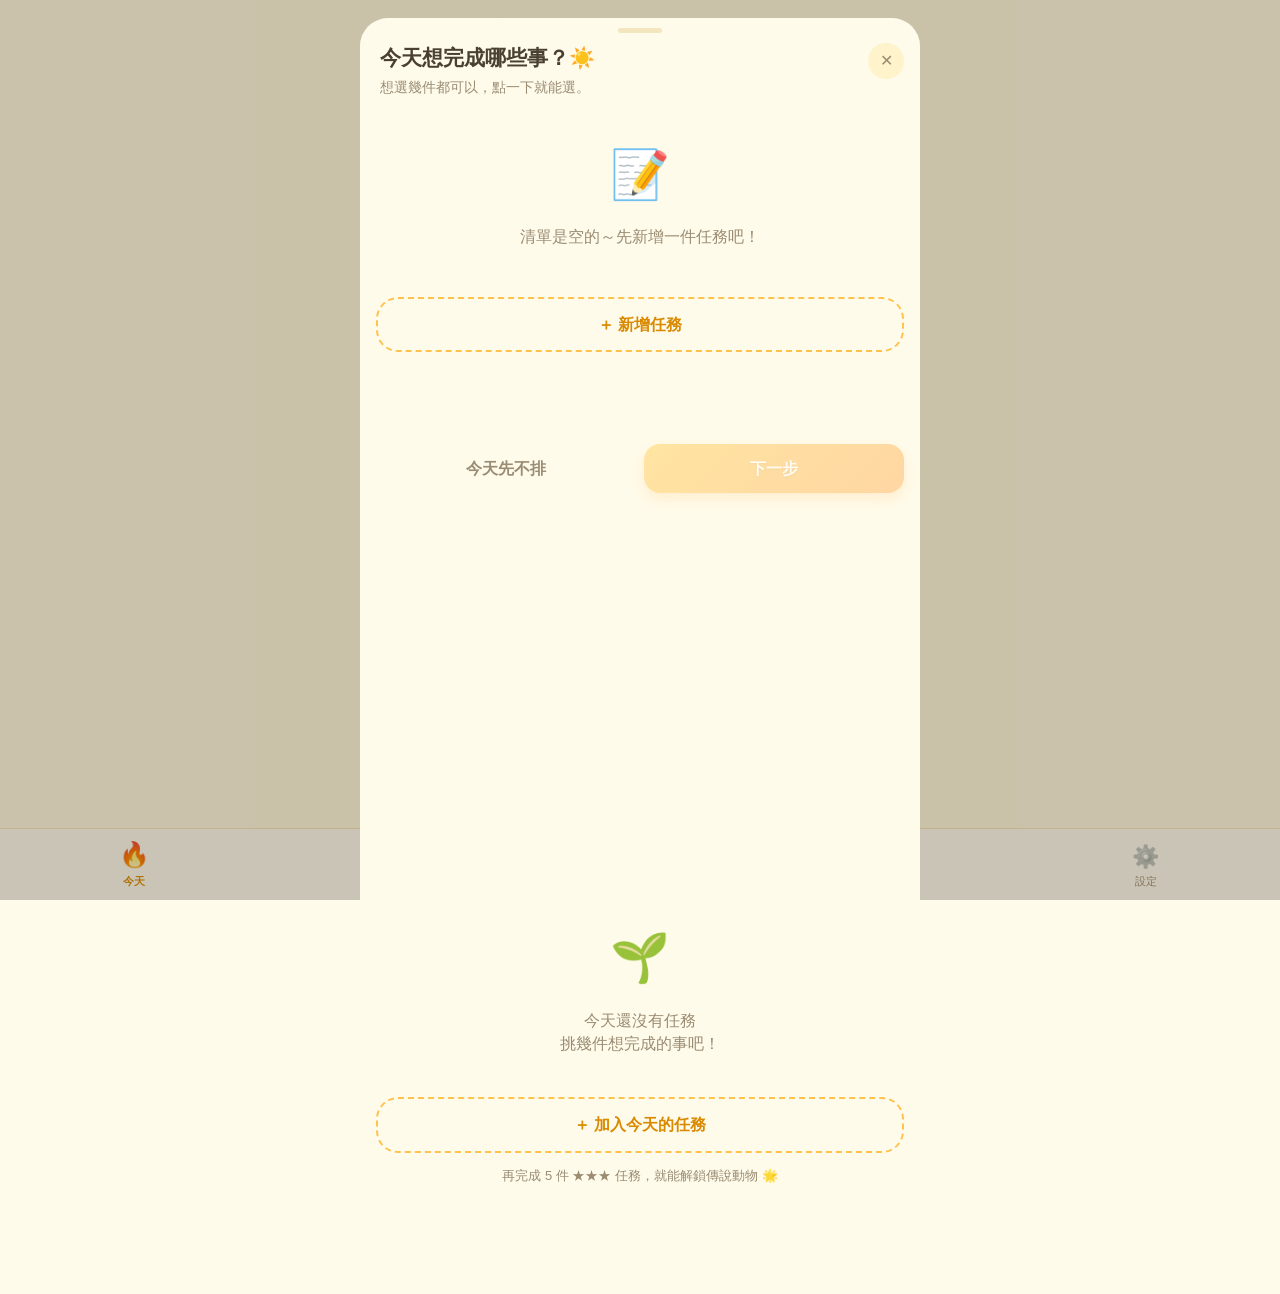
<file: index.html>
<!doctype html>
<html lang="zh-Hant">
<head>
  <meta charset="utf-8">
  <meta name="viewport" content="width=device-width, initial-scale=1, viewport-fit=cover, user-scalable=no">
  <title>要拚要猛</title>
  <meta name="description" content="用科學方法打敗拖延，完成任務收集 3D 可愛動物">
  <meta name="theme-color" content="#FFFBEA">
  <meta name="color-scheme" content="light only">
  <!-- 讓 iPhone「加入主畫面」後像 App 一樣全螢幕開啟 -->
  <meta name="apple-mobile-web-app-capable" content="yes">
  <meta name="mobile-web-app-capable" content="yes">
  <meta name="apple-mobile-web-app-title" content="要拚要猛">
  <meta name="apple-mobile-web-app-status-bar-style" content="default">
  <link rel="apple-touch-icon" href="icons/icon-180.png">
  <link rel="icon" type="image/png" href="icons/icon-192.png">
  <link rel="manifest" href="manifest.json">
  <!-- 固定淺色：不管 iPhone 是否開深色模式，都用淡黃＋白色 -->
  <style>:root, html, body { color-scheme: light only; background: #FFFBEA; color: #4A4032; }</style>
  <link rel="stylesheet" href="css/style.css?v=2.2">
  <!-- import map：告訴瀏覽器 'three' 這個名字對應到哪個檔案 -->
  <script type="importmap">{ "imports": { "three": "./vendor/three/three.module.min.js" } }</script>
</head>
<body>
  <div id="app">
    <main id="view" class="view"></main>
    <nav class="tabbar" id="tabbar">
      <button data-tab="today" class="on"><span class="ti">🔥</span><span>今天</span></button>
      <button data-tab="list"><span class="ti">📋</span><span>清單</span></button>
      <button data-tab="calendar"><span class="ti">📅</span><span>月曆</span></button>
      <button data-tab="zoo"><span class="ti">🐾</span><span>圖鑑</span></button>
      <button data-tab="settings"><span class="ti">⚙️</span><span>設定</span></button>
    </nav>
  </div>
  <div id="sheet-root"></div>
  <div id="toast" class="toast" hidden></div>
  <noscript>請開啟 JavaScript 才能使用「要拚要猛」。</noscript>
  <script type="module" src="js/app.js?v=2.2"></script>
</body>
</html>
</file>
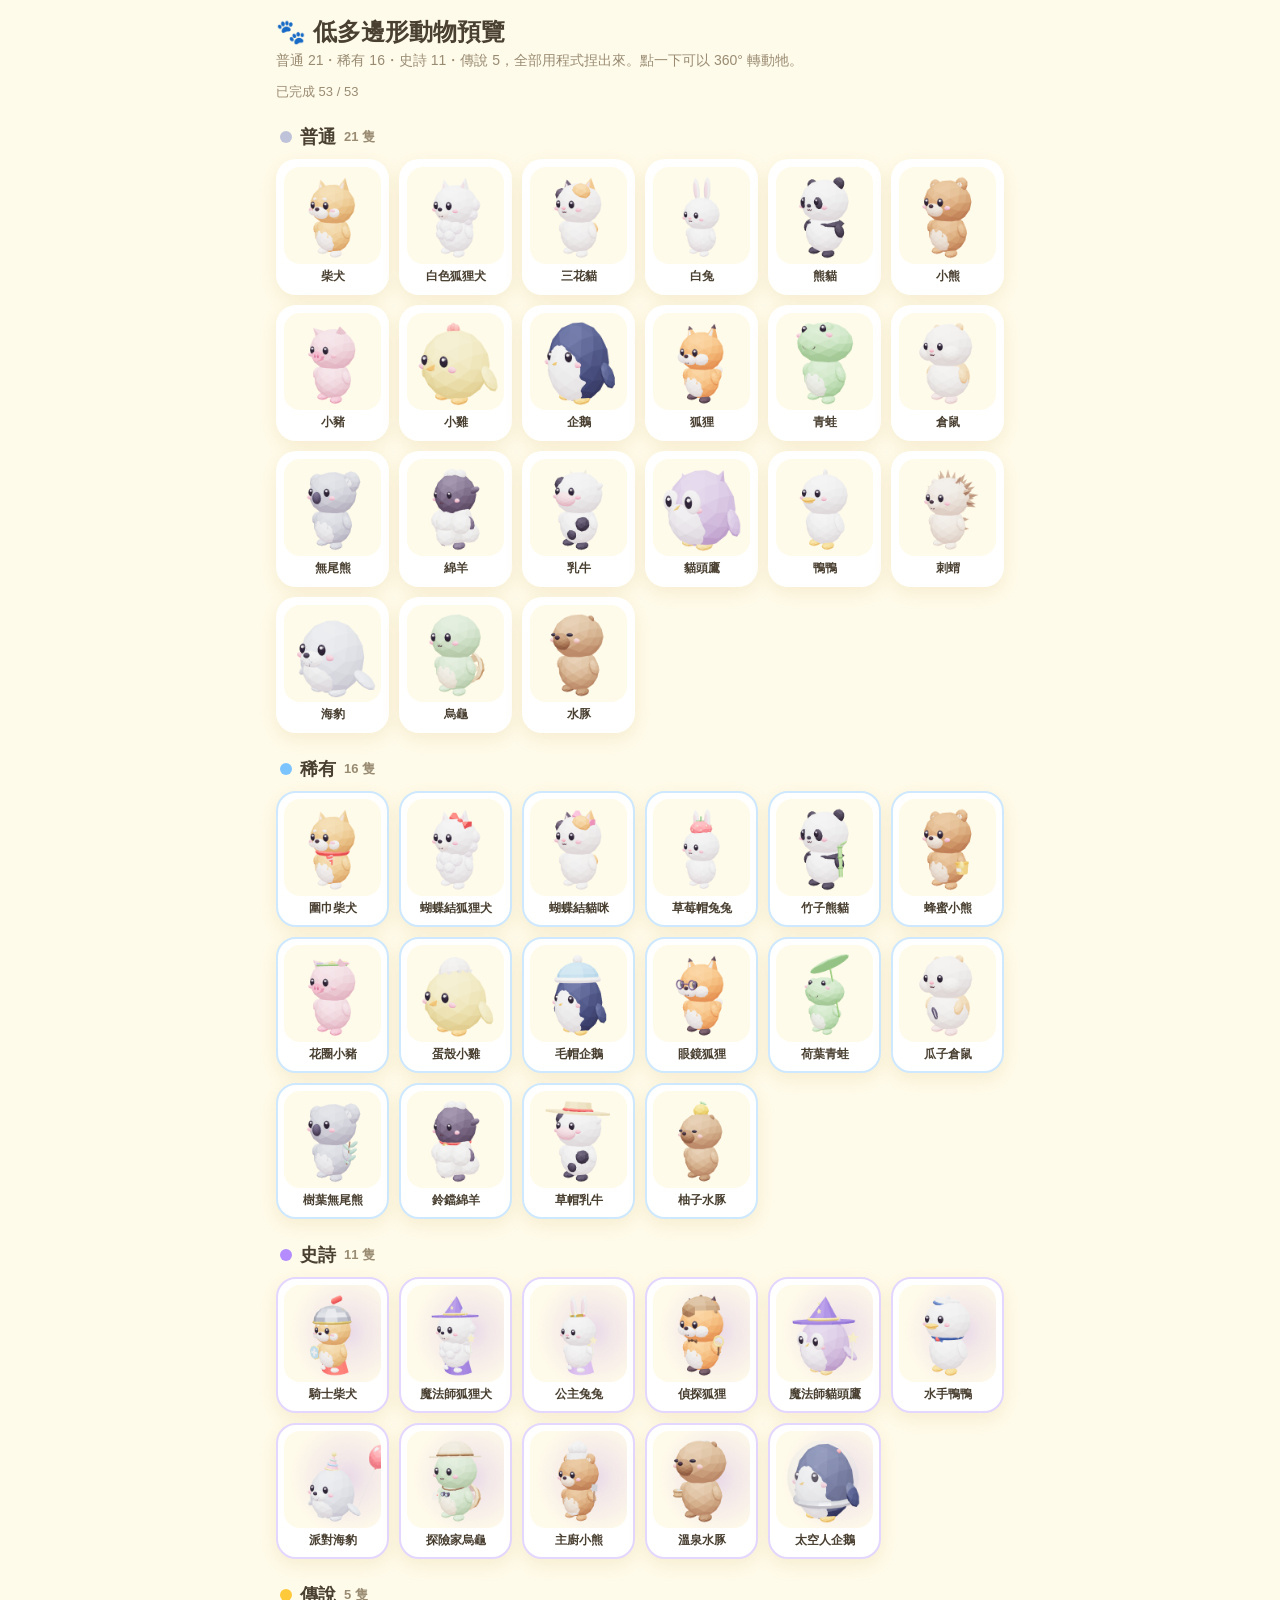
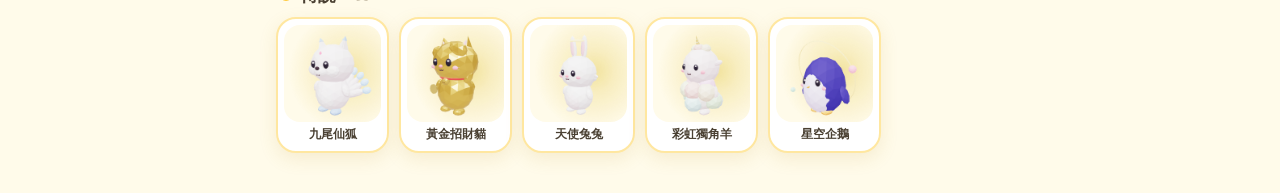
<file: preview.html>
<!doctype html>
<html lang="zh-Hant">
<head>
  <meta charset="utf-8">
  <meta name="viewport" content="width=device-width, initial-scale=1, viewport-fit=cover">
  <title>動物預覽</title>
  <style>
    :root { --bg: #FFFBEA; --card: #fff; --ink: #4A4032; --ink2: #9A8C73; --line: #F3E6BF; --shadow: 0 6px 18px rgba(190,150,50,.14); color-scheme: light; }
    * { box-sizing: border-box; -webkit-tap-highlight-color: transparent; }
    body { margin: 0; background: var(--bg); color: var(--ink); font-family: -apple-system, "PingFang TC", "Noto Sans TC", sans-serif; }
    main { max-width: 760px; margin: 0 auto; padding: calc(env(safe-area-inset-top) + 16px) 16px 40px; }
    h1 { font-size: 24px; margin: 0 0 4px; }
    .lead { color: var(--ink2); font-size: 14px; margin: 0 0 8px; }
    .prog { font-size: 13px; color: var(--ink2); }
    h2 { display: flex; align-items: center; gap: 8px; font-size: 18px; margin: 24px 4px 10px; }
    h2 .dot { width: 12px; height: 12px; border-radius: 50%; }
    h2 small { color: var(--ink2); font-weight: 600; font-size: 13px; }
    .grid { display: grid; grid-template-columns: repeat(auto-fill, minmax(104px, 1fr)); gap: 10px; }
    .mon { background: var(--card); border-radius: 20px; padding: 6px 6px 8px; text-align: center; box-shadow: var(--shadow); border: 2.5px solid transparent; font: inherit; color: inherit; cursor: pointer; }
    .mon.rare { border-color: #CDE8FF; } .mon.epic { border-color: #E3D6FF; } .mon.legend { border-color: #FFE7A0; }
    .pic { aspect-ratio: 1; border-radius: 16px; background: var(--bg); display: grid; place-items: center; overflow: hidden; }
    .pic img { width: 100%; height: 100%; object-fit: contain; }
    .nm { font-size: 12px; font-weight: 800; margin-top: 4px; }
    .spin { width: 24px; height: 24px; border-radius: 50%; border: 3px solid var(--line); border-top-color: #FF9EC1; animation: sp 1s linear infinite; }
    @keyframes sp { to { transform: rotate(360deg); } }
    .modal { position: fixed; inset: 0; background: rgba(80,60,20,.3); display: none; align-items: flex-end; justify-content: center; z-index: 10; }
    .modal.on { display: flex; }
    .sheet { width: 100%; max-width: 560px; background: var(--bg); border-radius: 28px 28px 0 0; padding: 16px 16px calc(env(safe-area-inset-bottom) + 20px); }
    .sheet h3 { margin: 0; font-size: 21px; }
    .badge { display: inline-block; padding: 3px 12px; border-radius: 99px; color: #fff; font-weight: 900; font-size: 13px; margin: 6px 0 10px; }
    .stage { height: 340px; border-radius: 24px; overflow: hidden; background: linear-gradient(160deg, #FFF4C9 0%, #FFFFFF 55%, #FFEFB8 100%); position: relative; touch-action: none; }
    .stage canvas { width: 100%; height: 100%; display: block; }
    .hint { position: absolute; bottom: 8px; left: 0; right: 0; text-align: center; font-size: 12px; color: #7a6a8a; font-weight: 700; pointer-events: none; }
    .row { display: flex; gap: 8px; margin-top: 12px; }
    .btn { flex: 1; padding: 13px; border: 0; border-radius: 16px; font: inherit; font-weight: 800; color: #fff; background: linear-gradient(135deg, #FFC94D, #FFA94D); }
    .btn.ghost { background: var(--card); color: var(--ink2); }
    .x { float: right; width: 36px; height: 36px; border-radius: 50%; border: 0; background: var(--card); color: var(--ink2); font-size: 16px; }
  </style>
  <script type="importmap">{ "imports": { "three": "./vendor/three/three.module.min.js" } }</script>
</head>
<body>
  <main>
    <h1>🐾 低多邊形動物預覽</h1>
    <p class="lead" id="lead">全部用程式捏出來。點一下可以 360° 轉動牠。</p>
    <p class="prog" id="prog">準備中…</p>
    <div id="list"></div>
  </main>
  <div class="modal" id="modal">
    <div class="sheet">
      <button class="x" id="close" aria-label="關閉">✕</button>
      <h3 id="m-name"></h3>
      <span class="badge" id="m-badge"></span>
      <div class="stage" id="stage"><div class="hint">👆 左右滑動轉動牠</div></div>
      <div class="row"><button class="btn" id="dance">💃 動一動</button><button class="btn ghost" id="close2">關閉</button></div>
    </div>
  </div>
  <script type="module">
    import * as THREE from 'three';
    import { RoomEnvironment } from './vendor/three/environments/RoomEnvironment.js';
    import { LP_CATALOG, buildLowPoly } from './js/lowpoly.js';

    const RAR = { common: ['普通', '#BFC3D9'], rare: ['稀有', '#7CC4FF'], epic: ['史詩', '#B48CFF'], legend: ['傳說', '#FFC93C'] };
    const list = document.getElementById('list');
    document.getElementById('lead').textContent = Object.keys(RAR).map((r) => `${RAR[r][0]} ${LP_CATALOG.filter((e) => e.rarity === r).length}`).join('・') + '，全部用程式捏出來。點一下可以 360° 轉動牠。';
    list.innerHTML = Object.keys(RAR).map((r) => {
      const items = LP_CATALOG.filter((e) => e.rarity === r);
      return `<h2><span class="dot" style="background:${RAR[r][1]}"></span>${RAR[r][0]} <small>${items.length} 隻</small></h2>
        <div class="grid">${items.map((e) => `<button class="mon ${r}" data-id="${e.id}"><div class="pic"><span class="spin"></span></div><div class="nm">${e.name}</div></button>`).join('')}</div>`;
    }).join('');

    function scene(r) {
      const s = new THREE.Scene();
      const pm = new THREE.PMREMGenerator(r);
      s.environment = pm.fromScene(new RoomEnvironment(), 0.04).texture;
      s.environmentIntensity = 0.5;
      s.add(new THREE.HemisphereLight(0xffffff, 0xffd6e8, 1.5));
      const d = new THREE.DirectionalLight(0xffffff, 1.7); d.position.set(2, 4, 3); s.add(d);
      return s;
    }
    function renderer(alpha = true) {
      const r = new THREE.WebGLRenderer({ antialias: true, alpha, preserveDrawingBuffer: true });
      r.outputColorSpace = THREE.SRGBColorSpace;
      r.toneMapping = THREE.ACESFilmicToneMapping; r.toneMappingExposure = 1.1;
      return r;
    }

    // 縮圖：用同一個繪圖器依序畫成圖片
    const tr = renderer(); tr.setPixelRatio(1); tr.setSize(240, 240, false);
    const ts = scene(tr);
    const tc = new THREE.PerspectiveCamera(30, 1, 0.1, 100); tc.position.set(1.7, 1.65, 4.3); tc.lookAt(0, 1.02, 0);
    const prog = document.getElementById('prog');
    let done = 0;
    for (const e of LP_CATALOG) {
      const a = buildLowPoly(e.id, { particles: false });
      a.update(0.016, 0.3);
      a.pivot.rotation.y = -0.3;
      ts.add(a.pivot); tr.render(ts, tc); ts.remove(a.pivot); a.dispose();
      const img = new Image(); img.src = tr.domElement.toDataURL('image/png'); img.alt = e.name;
      const pic = list.querySelector(`[data-id="${e.id}"] .pic`); pic.innerHTML = ''; pic.appendChild(img);
      prog.textContent = `已完成 ${++done} / ${LP_CATALOG.length}`;
      if (done % 4 === 0) await new Promise((r) => setTimeout(r, 0));
    }
    window.thumbsDone = true;

    // 大圖：可旋轉
    const modal = document.getElementById('modal'), box = document.getElementById('stage');
    const vr = renderer(); vr.setPixelRatio(Math.min(devicePixelRatio, 2)); box.prepend(vr.domElement);
    const vs = scene(vr);
    const vc = new THREE.PerspectiveCamera(30, 1, 0.1, 100); vc.position.set(0, 1.9, 6.2); vc.lookAt(0, 1.0, 0);
    let cur = null, rot = 0, running = false, t = 0;
    const clock = new THREE.Clock();
    function size() { const w = box.clientWidth, h = box.clientHeight; vr.setSize(w, h, false); vc.aspect = w / h; vc.updateProjectionMatrix(); }
    function loop() {
      if (!running) return;
      const dt = Math.min(clock.getDelta(), 0.05); t += dt;
      if (cur) { cur.update(dt, t); cur.pivot.rotation.y = rot + Math.sin(t * 0.5) * 0.15; }
      vr.render(vs, vc); requestAnimationFrame(loop);
    }
    function open(id) {
      const e = LP_CATALOG.find((x) => x.id === id);
      document.getElementById('m-name').textContent = e.name;
      const b = document.getElementById('m-badge'); b.textContent = RAR[e.rarity][0]; b.style.background = RAR[e.rarity][1];
      modal.classList.add('on'); size();
      if (cur) { vs.remove(cur.pivot); cur.dispose(); }
      cur = buildLowPoly(id); vs.add(cur.pivot); rot = -0.6; t = 0;
      cur.playHappy();
      running = true; clock.getDelta(); loop();
    }
    function close() { modal.classList.remove('on'); running = false; }
    list.addEventListener('click', (ev) => { const m = ev.target.closest('.mon'); if (m) open(m.dataset.id); });
    document.getElementById('close').onclick = close; document.getElementById('close2').onclick = close;
    modal.addEventListener('click', (ev) => { if (ev.target === modal) close(); });
    document.getElementById('dance').onclick = () => cur && cur.playHappy();
    let x0 = null, r0 = 0;
    box.addEventListener('pointerdown', (ev) => { x0 = ev.clientX; r0 = rot; box.setPointerCapture(ev.pointerId); });
    box.addEventListener('pointermove', (ev) => { if (x0 !== null) rot = r0 + (ev.clientX - x0) * 0.012; });
    box.addEventListener('pointerup', () => { x0 = null; });
    window.openAnimal = open;
  </script>
</body>
</html>
</file>
<file: css/style.css>
/* 要拚要猛 — 馬卡龍粉彩風 */
:root {
  --bg: #FFFBEA;
  --bg2: #FFF3CC;
  --card: #FFFFFF;
  --ink: #4A4032;
  --ink2: #9A8C73;
  --line: #F3E6BF;
  --pink: #FFC24D;
  --pink-d: #D98A00;
  --mint: #9FE3C8;
  --mint-d: #4FBF95;
  --butter: #FFE59A;
  --lav: #D3C2FF;
  --lav-d: #9C83F0;
  --sky: #AEDBFF;
  --peach: #FFC9A8;
  --warn: #FFD66B;
  --late: #FFAA80;
  --shadow: 0 6px 18px rgba(190, 150, 50, .14);
  --r: 22px;
  --safe-b: env(safe-area-inset-bottom, 0px);
  --safe-t: env(safe-area-inset-top, 0px);
  color-scheme: light;
}

* { box-sizing: border-box; -webkit-tap-highlight-color: transparent; }
html, body { margin: 0; height: 100%; }
body {
  background: var(--bg);
  color: var(--ink);
  font-family: -apple-system, BlinkMacSystemFont, "SF Pro Rounded", "PingFang TC", "Noto Sans TC", "Microsoft JhengHei", sans-serif;
  font-size: 16px;
  line-height: 1.45;
  -webkit-font-smoothing: antialiased;
  overscroll-behavior: none;
  -webkit-user-select: none; user-select: none;
}
input, textarea { -webkit-user-select: text; user-select: text; }
button { font: inherit; color: inherit; border: 0; background: none; cursor: pointer; padding: 0; }
input, textarea, select { font: inherit; color: var(--ink); }

#app { min-height: 100%; }
.view {
  padding: calc(var(--safe-t) + 14px) 16px calc(var(--safe-b) + 96px);
  max-width: 560px; margin: 0 auto;
  animation: fade .25s ease;
}
@keyframes fade { from { opacity: 0; transform: translateY(6px); } to { opacity: 1; transform: none; } }

/* ---------- 底部分頁 ---------- */
.tabbar {
  position: fixed; left: 0; right: 0; bottom: 0; z-index: 20;
  display: flex; justify-content: space-around;
  padding: 8px 8px calc(var(--safe-b) + 6px);
  background: color-mix(in srgb, var(--card) 88%, transparent);
  backdrop-filter: blur(14px); -webkit-backdrop-filter: blur(14px);
  border-top: 1px solid var(--line);
}
.tabbar button {
  flex: 1; display: flex; flex-direction: column; align-items: center; gap: 1px;
  font-size: 11px; color: var(--ink2); padding: 4px 0; border-radius: 14px;
  transition: transform .15s;
}
.tabbar .ti { font-size: 22px; filter: grayscale(.7); opacity: .7; transition: .2s; }
.tabbar button.on { color: var(--pink-d); font-weight: 700; }
.tabbar button.on .ti { filter: none; opacity: 1; transform: translateY(-2px) scale(1.12); }
.tabbar button:active { transform: scale(.92); }

/* ---------- 標題 ---------- */
.top { display: flex; align-items: center; justify-content: space-between; margin-bottom: 10px; }
.brand { font-size: 26px; font-weight: 900; letter-spacing: 1px; }
.brand .fire { display: inline-block; animation: flick 1.6s ease-in-out infinite; }
@keyframes flick { 50% { transform: scale(1.15) rotate(-6deg); } }
.date { color: var(--ink2); font-size: 14px; font-weight: 600; }
h2 { font-size: 19px; margin: 22px 4px 10px; display: flex; align-items: center; gap: 8px; }
h2 .sub { font-size: 13px; color: var(--ink2); font-weight: 600; }
.muted { color: var(--ink2); }
.small { font-size: 13px; }

/* ---------- 首頁夥伴 ---------- */
.hero {
  position: relative; height: 230px; border-radius: 28px; overflow: hidden;
  background:
    radial-gradient(circle at 30% 20%, rgba(255,255,255,.9), transparent 45%),
    linear-gradient(160deg, #FFF4C9 0%, #FFFFFF 55%, #FFEFB8 100%);
  box-shadow: var(--shadow);
}
.hero .stage-wrap { position: absolute; inset: 0; }
.stage-canvas { width: 100%; height: 100%; display: block; }
.hero .ground {
  position: absolute; left: 50%; bottom: 26px; width: 150px; height: 22px; transform: translateX(-50%);
  background: radial-gradient(ellipse, rgba(140, 110, 40, .22), transparent 70%);
}
.hero .pal-name {
  position: absolute; left: 14px; top: 12px; padding: 4px 12px; border-radius: 99px;
  background: rgba(255,255,255,.7); font-weight: 800; font-size: 14px; color: #4A3F55;
}
.hero .hud { position: absolute; right: 12px; top: 12px; display: flex; flex-direction: column; gap: 6px; align-items: flex-end; }
.pill {
  display: inline-flex; align-items: center; gap: 4px; padding: 4px 10px; border-radius: 99px;
  background: rgba(255,255,255,.75); font-size: 12px; font-weight: 800; color: #4A3F55;
}
.hero .fallback { position: absolute; inset: 0; display: grid; place-items: center; font-size: 90px; }
.mystery { text-align: center; color: #7A6A4A; }
.mystery .egg-mini { font-size: 72px; animation: wob 2.4s ease-in-out infinite; display: inline-block; }
.mystery p { margin: 4px 0 0; font-weight: 700; font-size: 14px; }
@keyframes wob { 0%,100% { transform: rotate(0); } 20% { transform: rotate(-8deg); } 40% { transform: rotate(7deg); } 60% { transform: rotate(-3deg); } }

/* ---------- 橫幅提醒 ---------- */
.banner {
  display: flex; gap: 10px; align-items: center; margin-top: 12px; padding: 12px 14px;
  border-radius: 18px; background: var(--card); box-shadow: var(--shadow); font-size: 14px; font-weight: 600;
}
.banner .bi { font-size: 22px; }
.banner.alarm { background: #FFF1C9; color: #6A5220; }
.banner.info { background: #E3F4FF; color: #2D5576; }
.banner button { margin-left: auto; font-weight: 800; padding: 6px 12px; border-radius: 99px; background: rgba(255,255,255,.7); color: inherit; white-space: nowrap; }

/* ---------- 卡片 ---------- */
.card {
  background: var(--card); border-radius: var(--r); padding: 14px 16px; margin-bottom: 12px;
  box-shadow: var(--shadow); position: relative; border: 2px solid transparent;
}
.card.must { border-left: 6px solid var(--mint); }
.card.want { border-left: 6px solid var(--lav); }
.card.done { opacity: .7; }
.card.wiggle { animation: wiggle 1.2s ease-in-out 2; border-color: var(--warn); }
@keyframes wiggle { 0%,100% { transform: rotate(0); } 15% { transform: rotate(-1.6deg); } 30% { transform: rotate(1.6deg); } 45% { transform: rotate(-1deg); } 60% { transform: rotate(.6deg); } }
.card .row { display: flex; align-items: center; gap: 6px; flex-wrap: wrap; }
.card .title { font-size: 18px; font-weight: 800; margin: 6px 0 4px; word-break: break-word; }
.card.done .title { text-decoration: line-through; text-decoration-color: var(--pink); text-decoration-thickness: 2px; }
.card .meta { font-size: 13px; color: var(--ink2); display: flex; gap: 10px; flex-wrap: wrap; }
.card .more { position: absolute; right: 8px; top: 8px; width: 34px; height: 34px; border-radius: 50%; font-size: 18px; color: var(--ink2); }

.tag { font-size: 12px; font-weight: 800; padding: 2px 9px; border-radius: 99px; background: var(--bg2); }
.tag.must { background: #DDF6EC; color: #2F7F5F; }
.tag.want { background: #EEE7FF; color: #6A4FC8; }
.tag.soon { background: #FFF1C2; color: #8A6A10; }
.tag.urgent { background: #FFE0CF; color: #A2491E; }
.tag.late { background: #FFE0E8; color: #B03A64; }
.tag.ok { background: var(--bg2); color: var(--ink2); }
.stars { color: #FFB800; font-size: 13px; letter-spacing: -1px; }
.stars .off { color: var(--line); }

.firststep {
  margin: 10px 0 6px; padding: 10px 12px; border-radius: 14px;
  background: linear-gradient(90deg, #FFF6D6, #FFFDF4); font-size: 15px; font-weight: 700; color: #6A5020;
}
.firststep small { display: block; font-size: 11px; font-weight: 800; color: var(--pink-d); letter-spacing: 1px; }

.steps { list-style: none; margin: 8px 0 0; padding: 0; }
.steps li { display: flex; gap: 10px; align-items: center; padding: 6px 2px; font-size: 15px; }
.steps li.done span { text-decoration: line-through; color: var(--ink2); }
.check {
  width: 24px; height: 24px; border-radius: 8px; border: 2.5px solid var(--pink); flex: none;
  display: grid; place-items: center; font-size: 14px; color: #fff; transition: .15s;
}
.check.on { background: var(--pink); }

.hint { font-size: 13px; margin-top: 8px; padding: 8px 10px; border-radius: 12px; background: var(--bg2); color: var(--ink2); }

.actions { display: flex; gap: 8px; margin-top: 12px; }
.btn {
  flex: 1; padding: 13px 14px; border-radius: 16px; font-weight: 800; font-size: 16px;
  background: var(--bg2); color: var(--ink); transition: transform .12s, filter .12s; text-align: center;
}
.btn:active { transform: scale(.96); }
.btn:disabled { opacity: .45; }
.btn.go { background: linear-gradient(135deg, #FFC94D, #FFA94D); color: #fff; box-shadow: 0 6px 14px rgba(255, 170, 60, .35); text-shadow: 0 1px 2px rgba(150, 90, 0, .25); }
.btn.ok { background: linear-gradient(135deg, #7FDDB8, #8ECFFF); color: #fff; box-shadow: 0 6px 14px rgba(100, 200, 180, .35); }
.btn.lav { background: linear-gradient(135deg, #FFE08A, #FFC46B); color: #6A4A10; }
.btn.ghost { background: transparent; color: var(--ink2); }
.btn.danger { background: #FFE0E8; color: #B03A64; }
.btn.small { flex: none; padding: 8px 14px; font-size: 14px; border-radius: 12px; }
.btn.block { display: block; width: 100%; }

.reward-mini { display: flex; align-items: center; gap: 8px; margin-top: 8px; font-size: 13px; color: var(--ink2); font-weight: 700; }
.reward-mini img { width: 40px; height: 40px; object-fit: contain; }

.empty { text-align: center; padding: 26px 16px; color: var(--ink2); }
.empty .big { font-size: 48px; }

.add-fab {
  display: flex; align-items: center; justify-content: center; gap: 6px; width: 100%; padding: 14px;
  border-radius: var(--r); border: 2.5px dashed var(--pink); color: var(--pink-d); font-weight: 800; font-size: 16px;
  background: transparent;
}
.add-fab:active { transform: scale(.98); }

.progress { height: 10px; border-radius: 99px; background: var(--bg2); overflow: hidden; margin: 2px 4px 12px; }
.progress i { display: block; height: 100%; background: linear-gradient(90deg, var(--pink), var(--butter), var(--mint)); border-radius: 99px; transition: width .5s; }

/* ---------- 分段選擇 ---------- */
.seg { display: flex; gap: 6px; background: var(--bg2); padding: 4px; border-radius: 16px; }
.seg button { flex: 1; padding: 9px 4px; border-radius: 12px; font-weight: 700; font-size: 14px; color: var(--ink2); }
.seg button.on { background: var(--card); color: var(--ink); box-shadow: 0 2px 8px rgba(0,0,0,.08); }
.seg button:disabled { opacity: .5; }

.chips { display: flex; flex-wrap: wrap; gap: 8px; }
.chip {
  padding: 8px 13px; border-radius: 99px; background: var(--bg2); font-size: 14px; font-weight: 700; color: var(--ink2);
  border: 2px solid transparent;
}
.chip.on { background: #FFF0C2; color: var(--pink-d); border-color: var(--pink); }

/* ---------- 表單 ---------- */
.field { margin-bottom: 16px; }
.field > label { display: block; font-weight: 800; font-size: 14px; margin: 0 4px 6px; }
.field > label .req { color: var(--pink-d); }
.field > label .opt { color: var(--ink2); font-weight: 600; font-size: 12px; }
.input {
  width: 100%; padding: 12px 14px; border-radius: 14px; border: 2px solid var(--line); background: var(--card);
  font-size: 16px; outline: none; -webkit-appearance: none; appearance: none;
}
.input:focus { border-color: var(--pink); }
.help { font-size: 12px; color: var(--ink2); margin: 6px 4px 0; }
.step-edit { display: flex; gap: 6px; margin-bottom: 6px; }
.step-edit .input { padding: 9px 12px; }
.step-edit button { width: 40px; border-radius: 12px; background: var(--bg2); }

/* ---------- 底部抽屜（Sheet） ---------- */
.sheet-back {
  position: fixed; inset: 0; z-index: 40; background: rgba(80, 60, 20, .3);
  animation: fadein .2s; display: flex; align-items: flex-end; justify-content: center;
}
@keyframes fadein { from { opacity: 0; } }
.sheet {
  width: 100%; max-width: 560px; max-height: calc(100% - var(--safe-t) - 18px); overflow: auto;
  background: var(--bg); border-radius: 28px 28px 0 0; padding: 10px 16px calc(var(--safe-b) + 20px);
  animation: up .28s cubic-bezier(.2, .9, .3, 1.15); -webkit-overflow-scrolling: touch;
}
.sheet.full { height: calc(100% - var(--safe-t) - 18px); }
@keyframes up { from { transform: translateY(100%); } }
.sheet .grab { width: 44px; height: 5px; border-radius: 9px; background: var(--line); margin: 0 auto 10px; }
.sheet h3 { font-size: 21px; margin: 4px 4px 4px; }
.sheet .lead { color: var(--ink2); margin: 0 4px 16px; font-size: 14px; }
.sheet .foot { position: sticky; bottom: calc(-1 * (var(--safe-b) + 20px)); padding: 12px 0 calc(var(--safe-b) + 20px); margin-bottom: calc(-1 * (var(--safe-b) + 20px)); background: linear-gradient(transparent, var(--bg) 30%); display: flex; gap: 8px; }
.sheet .close-x { float: right; width: 36px; height: 36px; border-radius: 50%; background: var(--bg2); font-size: 16px; color: var(--ink2); }

.pick {
  display: flex; align-items: center; gap: 12px; padding: 12px 14px; background: var(--card); border-radius: 18px;
  margin-bottom: 8px; box-shadow: var(--shadow); border: 2px solid transparent; width: 100%; text-align: left;
}
.pick.on { border-color: var(--pink); background: #FFFAE6; }
.pick .pt { flex: 1; min-width: 0; }
.pick .pt b { display: block; font-size: 16px; word-break: break-word; }
.pick .pt span { font-size: 12px; color: var(--ink2); }

.plan-item { background: var(--card); border-radius: 20px; padding: 14px; margin-bottom: 12px; box-shadow: var(--shadow); }
.plan-item b { font-size: 16px; display: block; margin-bottom: 8px; }
.plan-item .time-in { width: auto; padding: 7px 10px; font-size: 14px; border-radius: 99px; }
.plan-item .where-in { margin-top: 10px; }

.review-item { background: var(--card); border-radius: 20px; padding: 14px; margin-bottom: 12px; box-shadow: var(--shadow); }
.review-item b { display: block; font-size: 16px; margin-bottom: 2px; }
.review-item .grid4 { display: grid; grid-template-columns: 1fr 1fr; gap: 8px; margin-top: 10px; }
.review-item .grid4 .btn { padding: 10px 6px; font-size: 14px; }

/* ---------- 開始（起步）畫面 ---------- */
.launch { text-align: center; padding: 10px 6px 0; }
.launch .rocket { font-size: 64px; animation: hover 1.8s ease-in-out infinite; display: inline-block; }
@keyframes hover { 50% { transform: translateY(-8px) rotate(-4deg); } }
.launch .only { font-size: 14px; font-weight: 800; color: var(--pink-d); margin-top: 6px; }
.launch .stepbig {
  font-size: 24px; font-weight: 900; margin: 12px 0 8px; padding: 18px 14px; border-radius: 22px;
  background: linear-gradient(135deg, #FFF0B8, #FFFBEA); color: #5A4520; word-break: break-word;
}
.launch .soft { color: var(--ink2); font-size: 14px; margin: 0 0 16px; }

/* ---------- 獎勵（孵蛋）畫面 ---------- */
.reward {
  position: fixed; inset: 0; z-index: 60; display: flex; flex-direction: column; align-items: center; justify-content: center;
  background: radial-gradient(circle at 50% 40%, #FFFFFF 0%, #FFF6D6 45%, #FFE6A0 100%);
  padding: calc(var(--safe-t) + 20px) 20px calc(var(--safe-b) + 24px); text-align: center; animation: fadein .25s;
}
.reward .r-title { font-size: 24px; font-weight: 900; margin: 0; min-height: 34px; }
.reward .r-sub { color: var(--ink2); font-weight: 700; margin: 4px 0 0; min-height: 22px; }
.reward .stage-box { position: relative; width: min(340px, 90vw); height: min(340px, 52vh); }
.reward .stage-box .stage-wrap { position: absolute; inset: 0; opacity: 0; transition: opacity .4s; }
.reward .stage-box .stage-wrap.show { opacity: 1; }
.badge { display: inline-block; padding: 4px 14px; border-radius: 99px; color: #fff; font-weight: 900; font-size: 14px; margin-top: 6px; }
.reward .new { color: #FF5E99; font-weight: 900; letter-spacing: 2px; }
.reward .info { min-height: 96px; }
.reward .sticker-note { margin-top: 10px; font-weight: 800; font-size: 15px; }
.reward .sticker-note .st { font-size: 34px; display: inline-block; animation: pop .5s cubic-bezier(.3, 1.8, .5, 1); vertical-align: middle; }
.reward .btn { max-width: 300px; width: 100%; margin-top: 14px; flex: none; }
.reward .hidden { visibility: hidden; }

.egg {
  position: absolute; left: 50%; top: 50%; width: 130px; height: 165px; margin: -82px 0 0 -65px;
  border-radius: 50% 50% 50% 50% / 60% 60% 40% 40%;
  background: radial-gradient(circle at 35% 30%, #fff 0 12%, transparent 13%), var(--egg, #ddd);
  box-shadow: inset -12px -16px 0 rgba(0,0,0,.08), 0 18px 30px rgba(120, 60, 120, .25);
  animation: eggwob 1.7s ease-in-out forwards;
}
.egg::after {
  content: ''; position: absolute; left: 0; right: 0; top: 46%; height: 18px;
  background: repeating-linear-gradient(135deg, rgba(255,255,255,.55) 0 10px, transparent 10px 20px);
}
.egg.hatch { animation: hatch .45s ease-in forwards; }
@keyframes eggwob {
  0% { transform: scale(.4); } 15% { transform: scale(1.05); } 25% { transform: scale(1) rotate(0); }
  40% { transform: rotate(-10deg); } 50% { transform: rotate(10deg); } 60% { transform: rotate(-14deg); }
  70% { transform: rotate(14deg); } 80% { transform: rotate(-18deg) scale(1.05); } 90% { transform: rotate(18deg) scale(1.08); } 100% { transform: rotate(0) scale(1.12); }
}
@keyframes hatch { to { transform: scale(1.8); opacity: 0; filter: brightness(2.4); } }
.flash { position: absolute; inset: -40px; border-radius: 50%; background: radial-gradient(circle, #fff, transparent 65%); animation: flash .7s ease-out forwards; pointer-events: none; }
@keyframes flash { from { opacity: 1; transform: scale(.3); } to { opacity: 0; transform: scale(1.4); } }
@keyframes pop { from { transform: scale(0) rotate(-30deg); } to { transform: scale(1) rotate(0); } }

.confetti { position: fixed; inset: 0; pointer-events: none; overflow: hidden; z-index: 61; }
.confetti i { position: absolute; top: -20px; width: 10px; height: 14px; border-radius: 3px; animation: fall linear forwards; }
@keyframes fall { to { transform: translateY(110vh) rotate(720deg); } }

/* ---------- 月曆 ---------- */
.cal-head { display: flex; align-items: center; justify-content: space-between; margin: 4px 0 12px; }
.cal-head h1 { font-size: 22px; margin: 0; }
.cal-head button { width: 40px; height: 40px; border-radius: 50%; background: var(--card); box-shadow: var(--shadow); font-size: 18px; }
.stat-row { display: grid; grid-template-columns: repeat(3, 1fr); gap: 8px; margin-bottom: 12px; }
.stat { background: var(--card); border-radius: 18px; padding: 10px; text-align: center; box-shadow: var(--shadow); }
.stat b { display: block; font-size: 22px; }
.stat span { font-size: 12px; color: var(--ink2); font-weight: 700; }
.cal { background: var(--card); border-radius: 24px; padding: 12px 8px; box-shadow: var(--shadow); }
.cal .wk, .cal .grid { display: grid; grid-template-columns: repeat(7, 1fr); gap: 4px; }
.cal .wk div { text-align: center; font-size: 12px; font-weight: 800; color: var(--ink2); padding-bottom: 6px; }
.cal .cell {
  aspect-ratio: 1 / 1.12; border-radius: 14px; background: var(--bg); position: relative; display: flex;
  flex-direction: column; align-items: center; justify-content: center; font-size: 12px; color: var(--ink2);
}
.cal .cell.blank { background: transparent; }
.cal .cell .n { position: absolute; top: 3px; left: 6px; font-weight: 800; font-size: 11px; }
.cal .cell .st { font-size: 26px; margin-top: 8px; filter: drop-shadow(0 0 1.5px #fff) drop-shadow(0 2px 2px rgba(0,0,0,.15)); transform: rotate(-8deg); }
.cal .cell.has { background: #FFF6D6; }
.cal .cell.today { box-shadow: inset 0 0 0 2.5px var(--pink); }
.cal .cell.sel { background: #FFEDB3; }
.cal .cell.future { opacity: .45; }
.day-detail { margin-top: 14px; }
.done-row { display: flex; align-items: center; gap: 10px; background: var(--card); border-radius: 16px; padding: 8px 12px; margin-bottom: 8px; box-shadow: var(--shadow); }
.done-row img { width: 46px; height: 46px; object-fit: contain; }
.done-row b { font-size: 15px; }

/* ---------- 圖鑑 ---------- */
.zoo-top { display: grid; grid-template-columns: 1fr 1fr; gap: 10px; margin-bottom: 6px; }
.box { background: var(--card); border-radius: 20px; padding: 12px 14px; box-shadow: var(--shadow); }
.box .k { font-size: 12px; color: var(--ink2); font-weight: 800; }
.box .v { font-size: 22px; font-weight: 900; }
.box .lg { font-size: 16px; letter-spacing: 1px; }
.ex-row { display: flex; gap: 8px; margin-top: 10px; }
.ex-row .btn { padding: 10px 6px; font-size: 13px; }
.rar-title { display: flex; align-items: center; gap: 8px; margin: 22px 4px 10px; font-weight: 900; font-size: 17px; }
.rar-title .dot { width: 12px; height: 12px; border-radius: 50%; }
.rar-title .cnt { font-size: 13px; color: var(--ink2); font-weight: 700; }
.zoo-grid { display: grid; grid-template-columns: repeat(3, 1fr); gap: 10px; }
.mon {
  background: var(--card); border-radius: 20px; padding: 6px 6px 8px; text-align: center; box-shadow: var(--shadow);
  border: 2.5px solid transparent; position: relative;
}
.mon .pic { aspect-ratio: 1; display: grid; place-items: center; border-radius: 16px; background: var(--bg); overflow: hidden; }
.mon img { width: 100%; height: 100%; object-fit: contain; }
.mon.locked img { filter: brightness(0) opacity(.18); }
.mon .nm { font-size: 12px; font-weight: 800; margin-top: 4px; white-space: nowrap; overflow: hidden; text-overflow: ellipsis; }
.mon .ct { position: absolute; right: 6px; top: 6px; font-size: 11px; font-weight: 900; padding: 1px 7px; border-radius: 99px; background: rgba(255,255,255,.85); color: #6a5a7a; }
.mon .fav { position: absolute; left: 6px; top: 4px; font-size: 16px; }
.mon.rare { border-color: #CDE8FF; }
.mon.epic { border-color: #E3D6FF; }
.mon.legend { border-color: #FFE7A0; background: linear-gradient(160deg, var(--card), #FFF6D8); }
.mon .spin { width: 28px; height: 28px; border-radius: 50%; border: 3px solid var(--line); border-top-color: var(--pink); animation: spin 1s linear infinite; }
@keyframes spin { to { transform: rotate(360deg); } }

.viewer-stage { position: relative; height: 330px; border-radius: 26px; overflow: hidden; background: linear-gradient(160deg, #FFF4C9 0%, #FFFFFF 55%, #FFEFB8 100%); }
.viewer-stage .drag-hint { position: absolute; bottom: 10px; left: 0; right: 0; text-align: center; font-size: 12px; color: #7a6a8a; font-weight: 700; pointer-events: none; }

/* ---------- 設定 ---------- */
.set-group { background: var(--card); border-radius: 22px; box-shadow: var(--shadow); overflow: hidden; margin-bottom: 14px; }
.set-row { display: flex; align-items: center; gap: 12px; padding: 14px 16px; border-bottom: 1px solid var(--line); width: 100%; text-align: left; }
.set-row:last-child { border-bottom: 0; }
.set-row .si { font-size: 22px; }
.set-row .st { flex: 1; }
.set-row .st b { display: block; }
.set-row .st span { font-size: 12px; color: var(--ink2); }
.set-row.danger b { color: #C9416F; }
.about { font-size: 14px; color: var(--ink2); padding: 4px 6px; }
.about h4 { color: var(--ink); margin: 14px 0 4px; font-size: 15px; }
.about p { margin: 0 0 8px; }

/* ---------- 提示訊息 ---------- */
.toast {
  position: fixed; left: 50%; top: calc(var(--safe-t) + 12px); transform: translateX(-50%); z-index: 70;
  background: #5A4A30; color: #fff; padding: 11px 16px; border-radius: 99px; font-weight: 700; font-size: 14px;
  display: flex; align-items: center; gap: 12px; box-shadow: 0 8px 20px rgba(0,0,0,.2); max-width: calc(100% - 32px);
  animation: toastin .25s cubic-bezier(.2, .9, .3, 1.3);
}
.toast button { color: #FFE08A; font-weight: 900; white-space: nowrap; }
@keyframes toastin { from { transform: translate(-50%, -20px); opacity: 0; } }
.toast[hidden] { display: none; }

@media (prefers-reduced-motion: reduce) {
  *, *::before, *::after { animation-duration: .01ms !important; animation-iteration-count: 1 !important; transition: none !important; }
}

/* ---------- 每日習慣 ---------- */
.card.habit.water { border-left: 6px solid var(--sky); }
.card.habit.ex { border-left: 6px solid var(--peach); }
.card.habit.hdone { background: linear-gradient(135deg, var(--card) 60%, #F1FAFF); }
.card.habit.ex.hdone { background: linear-gradient(135deg, var(--card) 60%, #FFF6EC); }
.card.habit .title small { font-size: 14px; font-weight: 700; }
.tag.water { background: #DDF0FF; color: #2D6A9C; }
.tag.ex { background: #FFE9D6; color: #A2561E; }
.wbar { height: 12px; border-radius: 99px; background: var(--bg2); overflow: hidden; margin: 4px 0 12px; }
.wbar i { display: block; height: 100%; border-radius: 99px; background: linear-gradient(90deg, #AEDBFF, #7CC4FF, #9FE3C8); transition: width .4s; }
.chip.wchip { background: #E6F4FF; color: #2D6A9C; }
.ex-add { display: flex; gap: 8px; margin-top: 10px; }
.ex-add .input { padding: 10px 12px; font-size: 15px; }
.x-del { width: 30px; height: 30px; border-radius: 10px; color: var(--ink2); background: var(--bg2); flex: none; }
.chip.fav { display: inline-flex; align-items: center; gap: 6px; padding-right: 6px; }
.chip.fav button { width: 22px; height: 22px; border-radius: 50%; background: rgba(0,0,0,.06); font-size: 11px; }
.goal-row { display: flex; align-items: center; gap: 8px; font-weight: 800; }
.goal-row .input { flex: 1; }
.week7 { display: grid; grid-template-columns: repeat(8, 1fr); gap: 4px; text-align: center; }
.w7 { display: flex; flex-direction: column; gap: 4px; font-size: 18px; }
.w7 b { font-size: 12px; color: var(--ink2); }
.w7.lbl { order: -1; }
.seg.seg4 button { font-size: 12.5px; padding: 9px 2px; }
.cal .cell .amt { font-size: 10px; font-weight: 800; color: var(--ink2); margin-top: 8px; }
.cal.water .cell.has { background: #E3F4FF; }
.cal.ex .cell.has { background: #FFF1E0; }
.cal .cell:disabled { cursor: default; }
.stat b small { font-size: 13px; }
.stat .top-ex { font-size: 16px; line-height: 1.6; white-space: nowrap; overflow: hidden; text-overflow: ellipsis; }
.log-list { display: grid; grid-template-columns: 1fr 1fr; gap: 6px 14px; font-size: 14px; }
.log-list div { display: flex; justify-content: space-between; }
.day-detail h2 .sub { font-size: 13px; }

/* ---------- 清單：滑動刪除、拖曳排序 ---------- */
.swipe { position: relative; margin-bottom: 12px; transition: transform .2s ease; }
.swipe .card { margin: 0; transition: transform .25s ease; touch-action: pan-y; -webkit-touch-callout: none; z-index: 1; }
.swipe-del {
  position: absolute; right: 0; top: 0; bottom: 0; width: 82px; border-radius: var(--r);
  background: #FF6B6B; color: #fff; font-weight: 800; font-size: 14px; line-height: 1.5;
}
.swipe.dragging { z-index: 10; transition: none; }
.swipe.dragging .card { box-shadow: 0 16px 34px rgba(150, 110, 20, .28); }
.swipe.dragging .swipe-del { visibility: hidden; }
.swipe .card.done { opacity: 1; }
.swipe .card.done > * { opacity: .7; }
</file>
